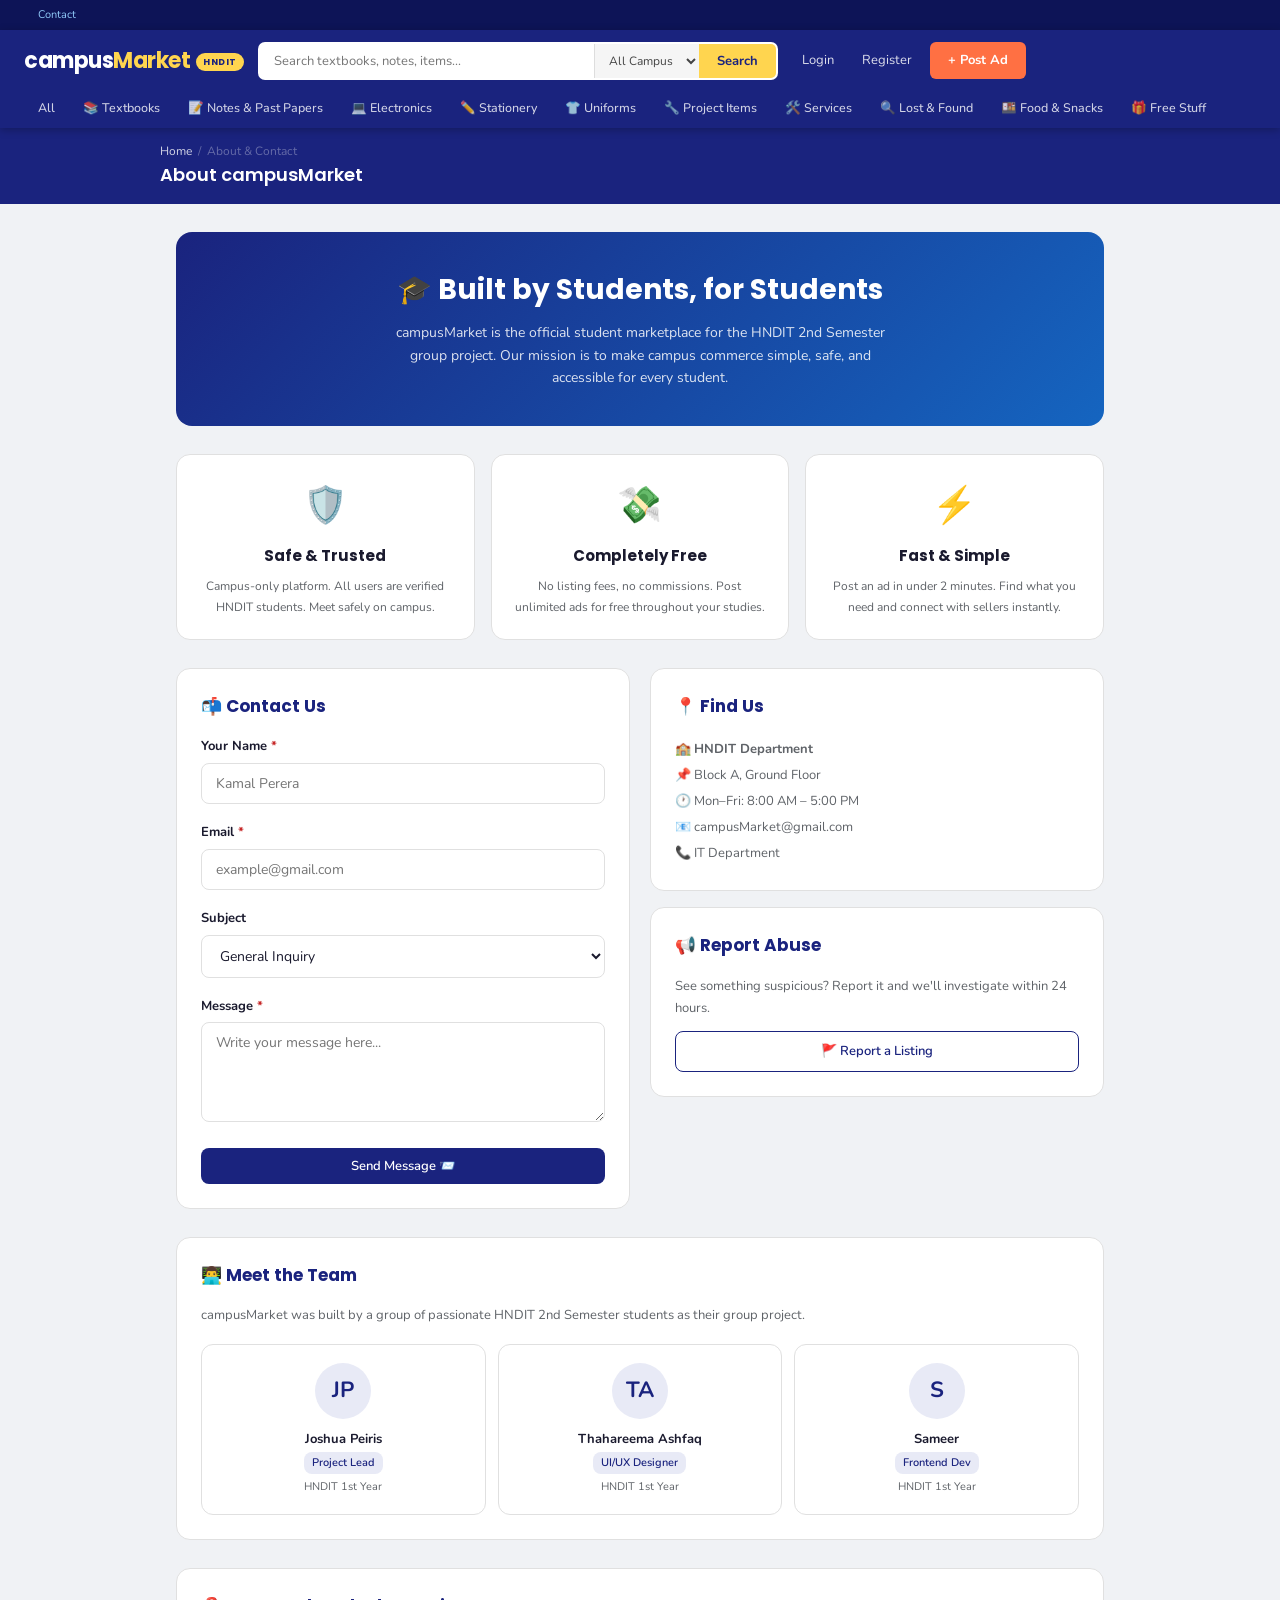
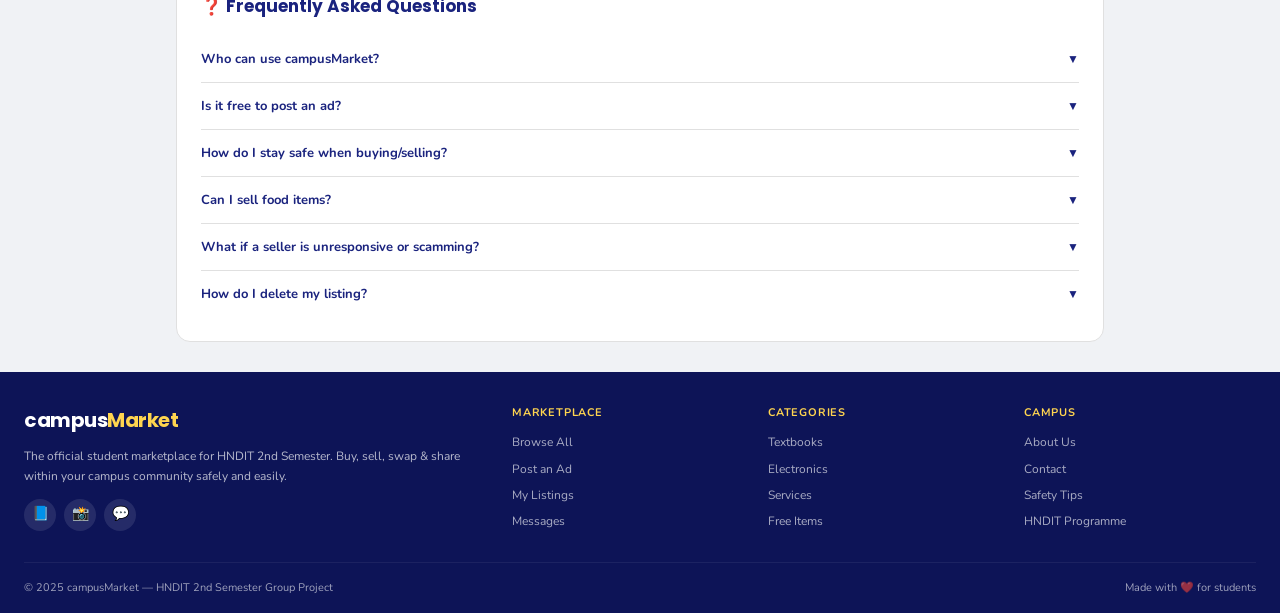
<file: contact.html>
<!DOCTYPE html>
<html lang="en">
<head>
<meta charset="UTF-8"/>
<meta name="viewport" content="width=device-width, initial-scale=1.0"/>
<title>Contact & About — campusMarket</title>
<link rel="icon" type="image" href="favicon.svg">
<link rel="stylesheet" href="style.css"/>
<style>
.about-layout{max-width:960px;margin:28px auto;padding:0 16px}
.about-hero{background:linear-gradient(135deg,var(--primary),#1565c0);color:#fff;border-radius:16px;padding:36px 32px;text-align:center;margin-bottom:28px}
.about-hero h1{font-family:'Poppins',sans-serif;font-size:28px;font-weight:700;margin-bottom:10px}
.about-hero p{font-size:14px;opacity:.85;max-width:500px;margin:0 auto}
.cards-grid{display:grid;grid-template-columns:repeat(3,1fr);gap:16px;margin-bottom:28px}
.info-card{background:var(--card-bg);border:1px solid var(--border);border-radius:14px;padding:22px;text-align:center}
.info-card .ico{font-size:36px;margin-bottom:10px;display:block}
.info-card h3{font-family:'Poppins',sans-serif;font-size:15px;font-weight:700;margin-bottom:8px}
.info-card p{font-size:12px;color:var(--text-muted);line-height:1.7}
.two-col{display:grid;grid-template-columns:1fr 1fr;gap:20px;margin-bottom:28px}
.section-card{background:var(--card-bg);border:1px solid var(--border);border-radius:14px;padding:24px}
.section-card h2{font-family:'Poppins',sans-serif;font-size:17px;font-weight:700;margin-bottom:16px;color:var(--primary);display:flex;align-items:center;gap:8px}
.team-grid{display:grid;grid-template-columns:repeat(3,1fr);gap:12px;margin-bottom:0}
.team-card{background:var(--card-bg);border:1px solid var(--border);border-radius:12px;padding:18px;text-align:center}
.team-avatar{width:56px;height:56px;border-radius:50%;background:#e8eaf6;margin:0 auto 10px;display:flex;align-items:center;justify-content:center;font-size:22px;font-weight:700;color:var(--primary)}
.team-card h4{font-size:13px;font-weight:700;margin-bottom:2px}
.team-card .role{font-size:11px;color:var(--primary);font-weight:600;background:#e8eaf6;padding:2px 8px;border-radius:8px;display:inline-block;margin-bottom:4px}
.team-card .year{font-size:11px;color:var(--text-muted)}
/* FAQ fixed: class-based toggle, no id dependency */
.faq-item{border-bottom:1px solid var(--border);padding:14px 0;cursor:pointer}
.faq-item:last-child{border-bottom:none}
.faq-q{font-weight:700;font-size:13px;display:flex;align-items:center;justify-content:space-between;color:var(--primary);background:none;border:none;width:100%;text-align:left;cursor:pointer;padding:0}
.faq-a{font-size:13px;color:var(--text-muted);margin-top:8px;line-height:1.7;display:none}
.faq-item.open .faq-a{display:block}
.faq-toggle{transition:transform .2s;font-size:12px;flex-shrink:0}
.faq-item.open .faq-toggle{transform:rotate(180deg)}
.success-banner{background:var(--green-light);border:1px solid #a5d6a7;border-radius:10px;padding:14px;font-size:13px;color:var(--green);display:none;margin-bottom:12px}
@media(max-width:700px){.cards-grid,.two-col,.team-grid{grid-template-columns:1fr 1fr}}
@media(max-width:480px){.cards-grid,.two-col,.team-grid{grid-template-columns:1fr}.about-hero{padding:26px 18px}.about-hero h1{font-size:22px}}
</style>
</head>
<body>
<div id="topbar-root"></div>
<div id="header-root"></div>

<div class="page-title-bar">
  <div style="max-width:960px;margin:0 auto;width:100%">
    <div class="breadcrumb"><a href="index.html">Home</a><span>/</span><span>About &amp; Contact</span></div>
    <h1>About campusMarket</h1>
  </div>
</div>

<div class="about-layout">
  <div class="about-hero">
    <h1>🎓 Built by Students, for Students</h1>
    <p>campusMarket is the official student marketplace for the HNDIT 2nd Semester group project. Our mission is to make campus commerce simple, safe, and accessible for every student.</p>
  </div>

  <div class="cards-grid">
    <div class="info-card"><span class="ico">🛡️</span><h3>Safe &amp; Trusted</h3><p>Campus-only platform. All users are verified HNDIT students. Meet safely on campus.</p></div>
    <div class="info-card"><span class="ico">💸</span><h3>Completely Free</h3><p>No listing fees, no commissions. Post unlimited ads for free throughout your studies.</p></div>
    <div class="info-card"><span class="ico">⚡</span><h3>Fast &amp; Simple</h3><p>Post an ad in under 2 minutes. Find what you need and connect with sellers instantly.</p></div>
  </div>

  <div class="two-col">
    <div class="section-card">
      <h2>📬 Contact Us</h2>
      <div class="success-banner" id="contact-success">✅ Message sent! We'll get back to you within 24 hours.</div>
      <div class="form-group"><label>Your Name <span style="color:var(--red)">*</span></label>
        <input type="text" class="form-control" id="c-name" placeholder="Kamal Perera"/></div>
      <div class="form-group"><label>Email <span style="color:var(--red)">*</span></label>
        <input type="email" class="form-control" id="c-email" placeholder="example@gmail.com"/></div>
      <div class="form-group"><label>Subject</label>
        <select class="form-control" id="c-subj">
          <option>General Inquiry</option><option>Report a User</option>
          <option>Technical Issue</option><option>Listing Problem</option><option>Feedback / Suggestion</option>
        </select></div>
      <div class="form-group"><label>Message <span style="color:var(--red)">*</span></label>
        <textarea class="form-control" id="c-msg" rows="4" placeholder="Write your message here..."></textarea></div>
      <button class="btn btn-primary btn-full" onclick="sendContact()">Send Message 📨</button>
    </div>

    <div>
      <div class="section-card" style="margin-bottom:16px">
        <h2>📍 Find Us</h2>
        <div style="font-size:13px;color:var(--text-muted);line-height:2">
          🏫 <strong>HNDIT Department</strong><br>
          📌 Block A, Ground Floor<br>
          🕐 Mon–Fri: 8:00 AM – 5:00 PM<br>
          📧 campusMarket@gmail.com<br>
          📞 IT Department
        </div>
      </div>
      <div class="section-card">
        <h2>📢 Report Abuse</h2>
        <p style="font-size:13px;color:var(--text-muted);line-height:1.7;margin-bottom:12px">See something suspicious? Report it and we'll investigate within 24 hours.</p>
        <a href="mailto:report@campusmarket.lk" class="btn btn-outline btn-full">🚩 Report a Listing</a>
      </div>
    </div>
  </div>

  <div class="section-card" style="margin-bottom:28px">
    <h2>👨‍💻 Meet the Team</h2>
    <p style="font-size:13px;color:var(--text-muted);margin-bottom:18px">campusMarket was built by a group of passionate HNDIT 2nd Semester students as their group project.</p>
    <div class="team-grid">
      <div class="team-card"><div class="team-avatar">JP</div><h4>Joshua Peiris</h4><div class="role">Project Lead</div><div class="year">HNDIT 1st Year</div></div>
      <div class="team-card"><div class="team-avatar">TA</div><h4>Thahareema Ashfaq</h4><div class="role">UI/UX Designer</div><div class="year">HNDIT 1st Year</div></div>
      <div class="team-card"><div class="team-avatar">S</div><h4>Sameer</h4><div class="role">Frontend Dev</div><div class="year">HNDIT 1st Year</div></div>
    </div>
  </div>

  <div class="section-card" style="margin-bottom:28px">
    <h2>❓ Frequently Asked Questions</h2>
    <div id="faq-list">
      <!-- FAQ items: clicking the button toggles the parent div -->
      <div class="faq-item">
        <button class="faq-q" onclick="toggleFaq(this)">
          Who can use campusMarket? <span class="faq-toggle">▼</span>
        </button>
        <div class="faq-a">campusMarket is exclusively for HNDIT students. You must register with your student email to post or contact sellers.</div>
      </div>
      <div class="faq-item">
        <button class="faq-q" onclick="toggleFaq(this)">
          Is it free to post an ad? <span class="faq-toggle">▼</span>
        </button>
        <div class="faq-a">Yes! Posting ads on campusMarket is completely free for all HNDIT students. There are no charges whatsoever.</div>
      </div>
      <div class="faq-item">
        <button class="faq-q" onclick="toggleFaq(this)">
          How do I stay safe when buying/selling? <span class="faq-toggle">▼</span>
        </button>
        <div class="faq-a">Always meet in public campus areas like the library, canteen, or Block A/B corridors. Inspect items before paying. Bring a friend for expensive items and never share your home address.</div>
      </div>
      <div class="faq-item">
        <button class="faq-q" onclick="toggleFaq(this)">
          Can I sell food items? <span class="faq-toggle">▼</span>
        </button>
        <div class="faq-a">Yes! There is a Food &amp; Snacks category. Make sure your food is properly packaged and labeled. Follow campus food safety guidelines.</div>
      </div>
      <div class="faq-item">
        <button class="faq-q" onclick="toggleFaq(this)">
          What if a seller is unresponsive or scamming? <span class="faq-toggle">▼</span>
        </button>
        <div class="faq-a">Use the Report button on any listing or contact our team directly. We will investigate and take action within 24 hours.</div>
      </div>
      <div class="faq-item">
        <button class="faq-q" onclick="toggleFaq(this)">
          How do I delete my listing? <span class="faq-toggle">▼</span>
        </button>
        <div class="faq-a">Go to My Profile → My Listings and click the delete icon on your listing. Sold items can be marked as sold instead.</div>
      </div>
    </div>
  </div>
</div>

<div id="footer-root"></div>
<script src="components.js"></script>
<script>
document.getElementById('topbar-root').innerHTML = renderTopbar();
document.getElementById('header-root').innerHTML = renderHeader();
document.getElementById('footer-root').innerHTML = renderFooter();

// Fixed: toggle using the button's parent element, no id dependency
function toggleFaq(btn) {
  const item = btn.closest('.faq-item');
  item.classList.toggle('open');
}

function sendContact() {
  const name = document.getElementById('c-name').value.trim();
  const email = document.getElementById('c-email').value.trim();
  const msg   = document.getElementById('c-msg').value.trim();
  if (!name || !email || !msg) { alert('Please fill in all required fields.'); return; }
  document.getElementById('contact-success').style.display = 'block';
  document.getElementById('c-name').value = '';
  document.getElementById('c-email').value = '';
  document.getElementById('c-msg').value = '';
}
</script>
</body>
</file>
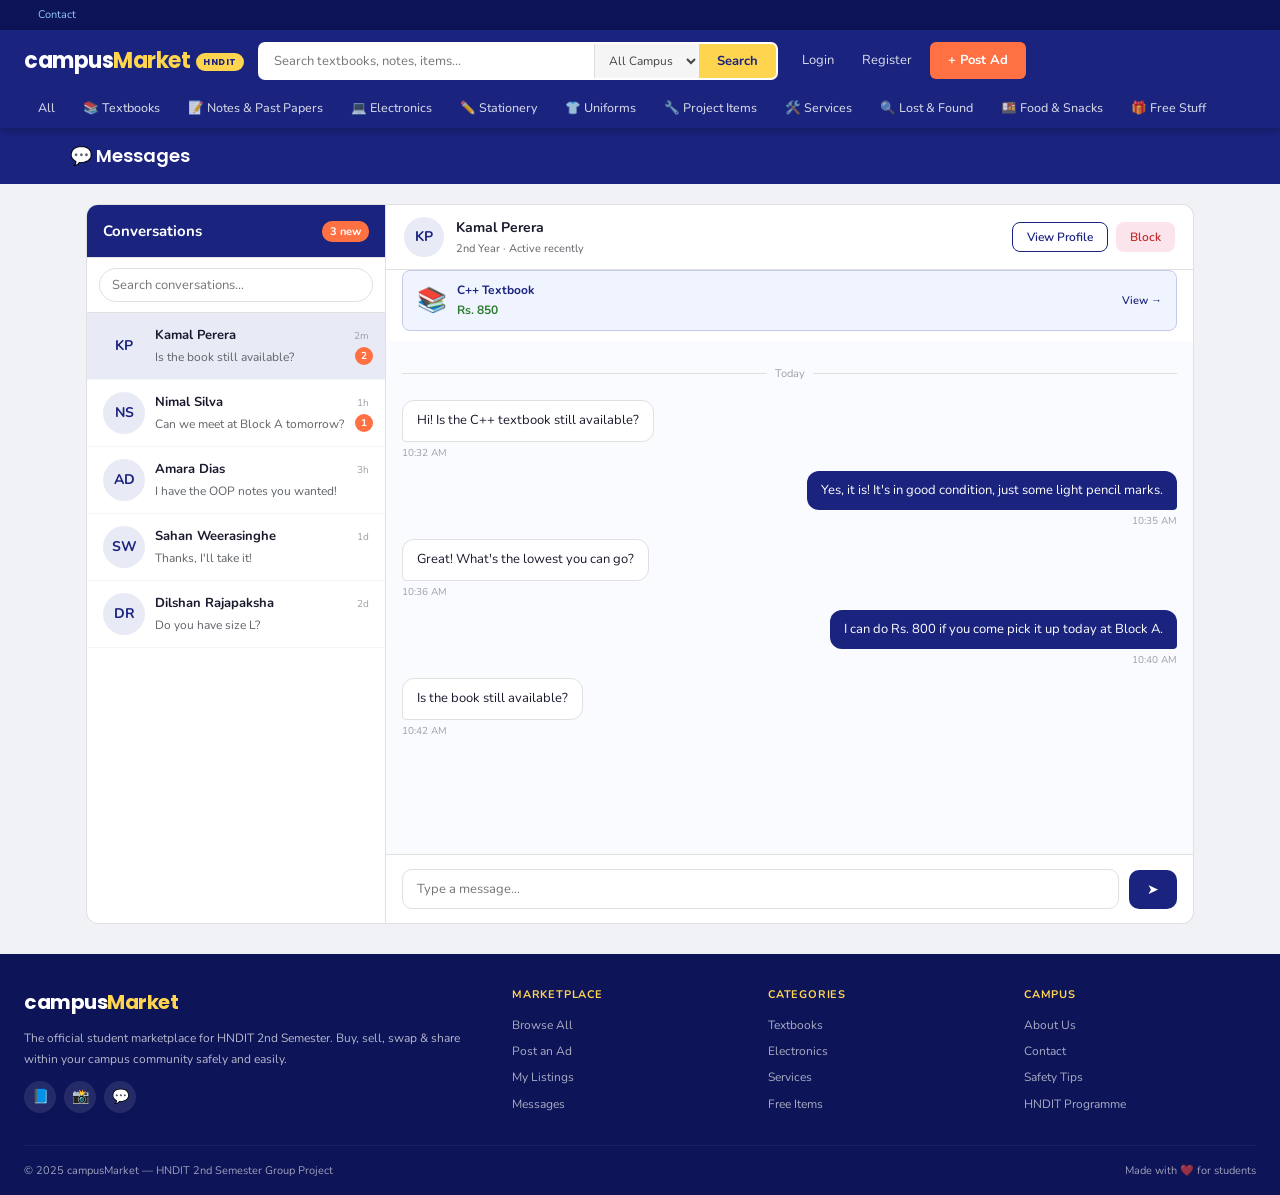
<file: messages.html>
<!DOCTYPE html>
<html lang="en">
<head>
<meta charset="UTF-8"/>
<meta name="viewport" content="width=device-width, initial-scale=1.0"/>
<title>Messages — campusMarket</title>
<link rel="icon" type="image" href="favicon.svg">
<link rel="stylesheet" href="style.css"/>
<style>
.msg-layout{max-width:1140px;margin:20px auto;padding:0 16px;display:grid;grid-template-columns:300px 1fr;gap:0;height:calc(100vh - 180px);min-height:500px}
.convos{background:var(--card-bg);border:1px solid var(--border);border-radius:12px 0 0 12px;overflow:hidden;display:flex;flex-direction:column}
.convos-header{padding:14px 16px;border-bottom:1px solid var(--border);font-weight:700;font-size:15px;background:var(--primary);color:#fff;display:flex;align-items:center;justify-content:space-between}
.convo-search{padding:10px 12px;border-bottom:1px solid var(--border)}
.convo-search input{width:100%;padding:7px 12px;border:1px solid var(--border);border-radius:20px;font-size:13px;outline:none}
.convo-list{overflow-y:auto;flex:1}
.convo-item{display:flex;align-items:center;gap:10px;padding:12px 16px;cursor:pointer;border-bottom:1px solid #f5f5f5;transition:background .15s;position:relative}
.convo-item:hover{background:#f5f7fa}
.convo-item.active{background:#e8eaf6}
.convo-avatar{width:42px;height:42px;border-radius:50%;background:#e8eaf6;display:flex;align-items:center;justify-content:center;font-weight:700;font-size:14px;color:var(--primary);flex-shrink:0}
.convo-info{flex:1;min-width:0}
.convo-name{font-weight:700;font-size:13px;display:flex;align-items:center;justify-content:space-between}
.convo-time{font-size:10px;color:var(--text-light);font-weight:400}
.convo-last{font-size:12px;color:var(--text-muted);overflow:hidden;white-space:nowrap;text-overflow:ellipsis;margin-top:2px}
.convo-item .unread{position:absolute;right:12px;bottom:14px;background:var(--orange);color:#fff;border-radius:10px;font-size:10px;padding:1px 6px;font-weight:700}
.chat-panel{background:var(--card-bg);border:1px solid var(--border);border-left:none;border-radius:0 12px 12px 0;display:flex;flex-direction:column}
.chat-header{padding:12px 18px;border-bottom:1px solid var(--border);display:flex;align-items:center;gap:12px}
.chat-header .avatar{width:40px;height:40px;border-radius:50%;background:#e8eaf6;display:flex;align-items:center;justify-content:center;font-weight:700;font-size:14px;color:var(--primary)}
.chat-header .info .name{font-weight:700;font-size:14px}
.chat-header .info .meta{font-size:11px;color:var(--text-muted)}
.chat-header .actions{margin-left:auto;display:flex;gap:8px}
.listing-ref{background:#f0f4ff;border:1px solid #c5cae9;border-radius:8px;padding:10px 14px;margin:0 16px 10px;display:flex;align-items:center;gap:10px;font-size:12px;cursor:pointer}
.listing-ref .thumb{font-size:24px}
.listing-ref .details .title{font-weight:700;color:var(--primary)}
.listing-ref .details .price{color:var(--green);font-weight:700}
.chat-msgs{flex:1;overflow-y:auto;padding:16px;display:flex;flex-direction:column;gap:10px;background:#fafbff}
.msg{max-width:70%;display:flex;flex-direction:column;gap:3px}
.msg.mine{align-self:flex-end;align-items:flex-end}
.msg.theirs{align-self:flex-start;align-items:flex-start}
.msg .bubble{padding:10px 14px;border-radius:12px;font-size:13px;line-height:1.5}
.msg.mine .bubble{background:var(--primary);color:#fff;border-radius:12px 12px 4px 12px}
.msg.theirs .bubble{background:#fff;border:1px solid var(--border);color:var(--text);border-radius:12px 12px 12px 4px}
.msg .ts{font-size:10px;color:var(--text-light)}
.date-divider{text-align:center;font-size:11px;color:var(--text-light);margin:8px 0;display:flex;align-items:center;gap:8px}
.date-divider::before,.date-divider::after{content:'';flex:1;height:1px;background:var(--border)}
.chat-input{padding:14px 16px;border-top:1px solid var(--border);display:flex;gap:10px;align-items:flex-end}
.chat-input textarea{flex:1;padding:10px 14px;border:1.5px solid var(--border);border-radius:10px;font-size:13px;resize:none;max-height:100px;outline:none;font-family:inherit;transition:border-color .15s}
.chat-input textarea:focus{border-color:var(--primary)}
.chat-input button{padding:10px 18px;background:var(--primary);color:#fff;border:none;border-radius:10px;cursor:pointer;font-size:14px;transition:background .15s}
.chat-input button:hover{background:var(--primary-dark)}
.empty-chat{flex:1;display:flex;flex-direction:column;align-items:center;justify-content:center;color:var(--text-muted);gap:8px}
.empty-chat .ico{font-size:48px}
@media(max-width:700px){.msg-layout{grid-template-columns:1fr}.chat-panel{display:none}}
</style>
</head>
<body>
<div id="topbar-root"></div>
<div id="header-root"></div>

<div class="page-title-bar">
  <div style="max-width:1140px;margin:0 auto;width:100%">
    <h1>💬 Messages</h1>
  </div>
</div>

<div class="msg-layout">
  <div class="convos">
    <div class="convos-header">
      Conversations
      <span style="background:var(--orange);font-size:11px;padding:2px 8px;border-radius:10px">3 new</span>
    </div>
    <div class="convo-search"><input type="text" placeholder="Search conversations..."/></div>
    <div class="convo-list" id="convo-list"></div>
  </div>

  <div class="chat-panel" id="chat-panel">
    <div class="chat-header" id="chat-header">
      <div class="avatar" id="chat-avatar">KP</div>
      <div class="info">
        <div class="name" id="chat-name">Kamal Perera</div>
        <div class="meta" id="chat-meta">2nd Year · Active now</div>
      </div>
      <div class="actions">
        <button class="btn btn-outline btn-sm" onclick="viewProfile()">View Profile</button>
        <button class="btn btn-sm" style="background:#fce4ec;color:#c62828;border:none" onclick="if(confirm('Block this user?'))alert('User blocked.')">Block</button>
      </div>
    </div>

    <div class="listing-ref" id="listing-ref" onclick="window.location='listing-detail.html?id=1'">
      <div class="thumb">📚</div>
      <div class="details">
        <div class="title" id="ref-title">Programming in C++ Textbook</div>
        <div class="price" id="ref-price">Rs. 850</div>
      </div>
      <span style="margin-left:auto;font-size:11px;color:var(--primary);font-weight:600">View →</span>
    </div>

    <div class="chat-msgs" id="chat-msgs"></div>

    <div class="chat-input">
      <textarea id="msg-input" rows="1" placeholder="Type a message..." onkeydown="if(event.key==='Enter'&&!event.shiftKey){event.preventDefault();sendMsg()}"></textarea>
      <button onclick="sendMsg()">➤</button>
    </div>
  </div>
</div>

<div id="footer-root"></div>
<script src="components.js"></script>
<script>
document.getElementById('topbar-root').innerHTML = renderTopbar();
document.getElementById('header-root').innerHTML = renderHeader();
document.getElementById('footer-root').innerHTML = renderFooter();

const CONVOS = [
  { id:1, name:'Kamal Perera', initials:'KP', year:'2nd Year', item:'C++ Textbook', price:'Rs. 850', last:"Is the book still available?", time:'2m', unread:2, listingId:1 },
  { id:2, name:'Nimal Silva', initials:'NS', year:'3rd Year', item:'USB-C Hub', price:'Rs. 2,200', last:"Can we meet at Block A tomorrow?", time:'1h', unread:1, listingId:2 },
  { id:3, name:'Amara Dias', initials:'AD', year:'2nd Year', item:'Past Papers', price:'Swap', last:"I have the OOP notes you wanted!", time:'3h', unread:0, listingId:3 },
  { id:4, name:'Sahan Weerasinghe', initials:'SW', year:'1st Year', item:'Drawing Set', price:'Rs. 550', last:"Thanks, I'll take it!", time:'1d', unread:0, listingId:4 },
  { id:5, name:'Dilshan Rajapaksha', initials:'DR', year:'2nd Year', item:'Batch Hoodie', price:'Rs. 1,400', last:"Do you have size L?", time:'2d', unread:0, listingId:5 },
];

const MSG_HISTORY = {
  1: [
    { mine:false, text:"Hi! Is the C++ textbook still available?", ts:"10:32 AM" },
    { mine:true, text:"Yes, it is! It's in good condition, just some light pencil marks.", ts:"10:35 AM" },
    { mine:false, text:"Great! What's the lowest you can go?", ts:"10:36 AM" },
    { mine:true, text:"I can do Rs. 800 if you come pick it up today at Block A.", ts:"10:40 AM" },
    { mine:false, text:"Is the book still available?", ts:"10:42 AM" },
  ],
  2: [
    { mine:false, text:"Hello, I'm interested in your USB-C Hub.", ts:"9:00 AM" },
    { mine:true, text:"Sure! It's like new, used only 2 months.", ts:"9:05 AM" },
    { mine:false, text:"Can we meet at Block A tomorrow?", ts:"9:08 AM" },
  ],
};

let activeConvo = 1;
function renderConvos() {
  document.getElementById('convo-list').innerHTML = CONVOS.map(c =>
    `<div class="convo-item ${c.id===activeConvo?'active':''}" onclick="openConvo(${c.id})">
      <div class="convo-avatar">${c.initials}</div>
      <div class="convo-info">
        <div class="convo-name">${c.name}<span class="convo-time">${c.time}</span></div>
        <div class="convo-last">${c.last}</div>
      </div>
      ${c.unread?`<span class="unread">${c.unread}</span>`:''}
    </div>`).join('');
}

function openConvo(id) {
  activeConvo = id;
  const c = CONVOS.find(x=>x.id===id);
  document.getElementById('chat-avatar').textContent = c.initials;
  document.getElementById('chat-name').textContent = c.name;
  document.getElementById('chat-meta').textContent = c.year + ' · Active recently';
  document.getElementById('ref-title').textContent = c.item;
  document.getElementById('ref-price').textContent = c.price;
  renderMsgs(id);
  renderConvos();
  CONVOS.find(x=>x.id===id).unread = 0;
}

function renderMsgs(id) {
  const msgs = MSG_HISTORY[id] || [];
  const container = document.getElementById('chat-msgs');
  let html = `<div class="date-divider">Today</div>`;
  msgs.forEach(m => {
    html += `<div class="msg ${m.mine?'mine':'theirs'}">
      <div class="bubble">${m.text}</div>
      <div class="ts">${m.ts}</div>
    </div>`;
  });
  container.innerHTML = html;
  container.scrollTop = container.scrollHeight;
}

function sendMsg() {
  const input = document.getElementById('msg-input');
  const text = input.value.trim();
  if (!text) return;
  const msgs = MSG_HISTORY[activeConvo] = MSG_HISTORY[activeConvo] || [];
  const now = new Date();
  const ts = now.getHours()+':'+(now.getMinutes()<10?'0':'')+now.getMinutes()+' '+(now.getHours()<12?'AM':'PM');
  msgs.push({ mine:true, text, ts });
  CONVOS.find(x=>x.id===activeConvo).last = text;
  input.value = '';
  renderMsgs(activeConvo);
  renderConvos();
  setTimeout(()=>{
    const replies = ["Got it! Let's meet at the library?","Sure, sounds good!","Can you hold it for tomorrow?","Is there any discount?","Perfect, I'll come by in the afternoon."];
    msgs.push({ mine:false, text:replies[Math.floor(Math.random()*replies.length)], ts });
    renderMsgs(activeConvo);
  }, 1500);
}

function viewProfile() {
  window.location.href = 'profile.html';
}

renderConvos();
openConvo(1);
const params = new URLSearchParams(location.search);
if (params.get('to')) {
  document.getElementById('chat-name').textContent = decodeURIComponent(params.get('to'));
}
</script>
</body>
</html>
</file>
<file: style.css>
@import url('https://fonts.googleapis.com/css2?family=Nunito:wght@400;500;600;700;800&family=Poppins:wght@400;500;600;700&display=swap');

:root {
  --primary: #1a237e;
  --primary-dark: #0d1457;
  --primary-light: #283593;
  --accent: #ffd54f;
  --accent-dark: #f9a825;
  --orange: #ff7043;
  --orange-dark: #e64a19;
  --green: #2e7d32;
  --green-light: #e8f5e9;
  --red: #c62828;
  --red-light: #fce4ec;
  --blue-light: #e3f2fd;
  --purple-light: #f3e5f5;
  --purple: #6a1b9a;
  --bg: #f0f2f5;
  --white: #ffffff;
  --card-bg: #ffffff;
  --text: #1a1a2e;
  --text-muted: #5f6368;
  --text-light: #9aa0a6;
  --border: #e0e0e0;
  --shadow: 0 1px 4px rgba(0,0,0,0.1);
  --shadow-md: 0 2px 10px rgba(0,0,0,0.12);
  --radius: 8px;
  --radius-lg: 12px;
}

* { box-sizing: border-box; margin: 0; padding: 0; }

body {
  font-family: 'Nunito', sans-serif;
  background: var(--bg);
  color: var(--text);
  font-size: 14px;
  line-height: 1.6;
}

a { text-decoration: none; color: inherit; }
img { max-width: 100%; }
input, select, textarea, button { font-family: inherit; }

/* ===== TOPBAR ===== */
.topbar {
  background: var(--primary-dark);
  color: rgba(255,255,255,0.8);
  padding: 6px 24px;
  display: flex;
  align-items: center;
  justify-content: space-between;
  font-size: 11px;
}
.topbar a { color: #90caf9; margin-left: 14px; }
.topbar a:hover { color: var(--accent); }

/* ===== HEADER ===== */
.header {
  background: var(--primary);
  padding: 12px 24px 0;
  position: sticky;
  top: 0;
  z-index: 100;
  box-shadow: 0 2px 8px rgba(0,0,0,0.25);
}
.header-top {
  display: flex;
  align-items: center;
  gap: 14px;
  margin-bottom: 10px;
}
.logo {
  font-family: 'Poppins', sans-serif;
  font-size: 22px;
  font-weight: 700;
  color: #fff;
  white-space: nowrap;
  letter-spacing: -0.5px;
}
.logo span.hl { color: var(--accent); }
.logo .badge {
  font-size: 9px;
  background: var(--accent);
  color: var(--primary);
  padding: 2px 7px;
  border-radius: 10px;
  margin-left: 6px;
  font-weight: 700;
  vertical-align: middle;
  letter-spacing: .5px;
}
.search-wrap {
  flex: 1;
  display: flex;
  max-width: 520px;
  border-radius: 7px;
  overflow: hidden;
  border: 2px solid rgba(255,255,255,0.2);
  background: #fff;
}
.search-wrap input {
  flex: 1;
  padding: 8px 14px;
  border: none;
  font-size: 13px;
  outline: none;
  color: #333;
}
.search-wrap select {
  padding: 8px 10px;
  border: none;
  border-left: 1px solid #ddd;
  font-size: 12px;
  background: #f5f5f5;
  color: #444;
  cursor: pointer;
  outline: none;
}
.search-wrap button {
  padding: 8px 18px;
  background: var(--accent);
  color: var(--primary);
  border: none;
  font-weight: 700;
  font-size: 13px;
  cursor: pointer;
  transition: background .15s;
}
.search-wrap button:hover { background: var(--accent-dark); }
.header-actions {
  display: flex;
  align-items: center;
  gap: 8px;
}
.header-actions a {
  color: rgba(255,255,255,0.85);
  font-size: 13px;
  padding: 6px 10px;
  border-radius: 5px;
}
.header-actions a:hover { background: rgba(255,255,255,0.1); }
.btn-post {
  background: var(--orange);
  color: #fff !important;
  padding: 8px 18px !important;
  border-radius: 6px !important;
  font-weight: 700 !important;
  font-size: 13px !important;
  transition: background .15s;
  border: none;
  cursor: pointer;
}
.btn-post:hover { background: var(--orange-dark) !important; }
.nav-bar {
  display: flex;
  gap: 0;
  overflow-x: auto;
  scrollbar-width: none;
}
.nav-bar::-webkit-scrollbar { display: none; }
.nav-bar a {
  color: rgba(255,255,255,0.8);
  font-size: 12.5px;
  padding: 8px 14px;
  white-space: nowrap;
  border-bottom: 2px solid transparent;
  transition: all .15s;
  font-weight: 500;
}
.nav-bar a:hover, .nav-bar a.active {
  color: #fff;
  border-bottom-color: var(--accent);
}

/* ===== BUTTONS ===== */
.btn {
  display: inline-flex;
  align-items: center;
  gap: 6px;
  padding: 9px 20px;
  border-radius: var(--radius);
  font-weight: 600;
  font-size: 13px;
  cursor: pointer;
  transition: all .15s;
  border: none;
}
.btn-primary { background: var(--primary); color: #fff; }
.btn-primary:hover { background: var(--primary-dark); }
.btn-accent { background: var(--accent); color: var(--primary); }
.btn-accent:hover { background: var(--accent-dark); }
.btn-orange { background: var(--orange); color: #fff; }
.btn-orange:hover { background: var(--orange-dark); }
.btn-outline { background: #fff; color: var(--primary); border: 1.5px solid var(--primary); }
.btn-outline:hover { background: var(--primary); color: #fff; }
.btn-sm { padding: 6px 14px; font-size: 12px; }
.btn-full { width: 100%; justify-content: center; }
.btn-green { background: var(--green); color: #fff; }
.btn-green:hover { background: #1b5e20; }

/* ===== BADGES ===== */
.badge {
  display: inline-block;
  font-size: 10px;
  font-weight: 700;
  padding: 2px 8px;
  border-radius: 5px;
  letter-spacing: .3px;
}
.badge-new { background: var(--green-light); color: var(--green); }
.badge-urgent { background: var(--red-light); color: var(--red); }
.badge-swap { background: var(--blue-light); color: #0d47a1; }
.badge-free { background: var(--purple-light); color: var(--purple); }
.badge-wanted { background: #fff3e0; color: #e65100; }
.badge-sold { background: #eeeeee; color: #757575; }

/* ===== CARDS ===== */
.card {
  background: var(--card-bg);
  border-radius: var(--radius-lg);
  box-shadow: var(--shadow);
  border: 1px solid var(--border);
}

/* ===== LISTING CARD ===== */
.listing-card {
  background: var(--card-bg);
  border: 1px solid var(--border);
  border-radius: var(--radius-lg);
  overflow: hidden;
  cursor: pointer;
  transition: box-shadow .2s, transform .2s;
}
.listing-card:hover {
  box-shadow: var(--shadow-md);
  transform: translateY(-2px);
}
.listing-thumb {
  height: 130px;
  background: #f5f5f5;
  display: flex;
  align-items: center;
  justify-content: center;
  font-size: 48px;
  position: relative;
  overflow: hidden;
}
.listing-thumb img { width: 100%; height: 100%; object-fit: cover; }
.listing-fav {
  position: absolute;
  top: 8px;
  right: 8px;
  background: rgba(255,255,255,0.9);
  border: none;
  border-radius: 50%;
  width: 28px;
  height: 28px;
  display: flex;
  align-items: center;
  justify-content: center;
  cursor: pointer;
  font-size: 14px;
  color: #bbb;
  transition: color .15s;
}
.listing-fav:hover, .listing-fav.active { color: #e53935; }
.listing-body { padding: 10px 12px 12px; }
.listing-price {
  font-size: 16px;
  font-weight: 800;
  color: var(--green);
  margin-bottom: 3px;
}
.listing-title {
  font-size: 12.5px;
  color: var(--text);
  margin-bottom: 5px;
  line-height: 1.4;
  display: -webkit-box;
  -webkit-line-clamp: 2;
  -webkit-box-orient: vertical;
  overflow: hidden;
  font-weight: 600;
}
.listing-meta {
  font-size: 11px;
  color: var(--text-light);
  display: flex;
  align-items: center;
  gap: 6px;
}

/* ===== SIDEBAR ===== */
.sidebar-block {
  background: var(--card-bg);
  border: 1px solid var(--border);
  border-radius: var(--radius-lg);
  padding: 14px;
  margin-bottom: 14px;
}
.sidebar-block h4 {
  font-size: 11px;
  font-weight: 700;
  color: var(--text-muted);
  text-transform: uppercase;
  letter-spacing: .8px;
  margin-bottom: 10px;
  padding-bottom: 8px;
  border-bottom: 1px solid var(--border);
}
.cat-item {
  display: flex;
  align-items: center;
  gap: 8px;
  padding: 7px 6px;
  border-radius: 6px;
  font-size: 13px;
  color: var(--text);
  cursor: pointer;
  transition: background .15s;
}
.cat-item:hover, .cat-item.active { background: #e8eaf6; color: var(--primary); }
.cat-item .ico { font-size: 15px; width: 24px; text-align: center; }
.cat-item .cnt {
  margin-left: auto;
  font-size: 10px;
  background: #e8eaf6;
  color: var(--primary);
  padding: 1px 7px;
  border-radius: 9px;
  font-weight: 700;
}
.filter-row { margin-bottom: 10px; }
.filter-row label {
  display: block;
  font-size: 11px;
  font-weight: 700;
  color: var(--text-muted);
  margin-bottom: 5px;
  text-transform: uppercase;
  letter-spacing: .4px;
}
.filter-row input,
.filter-row select {
  width: 100%;
  padding: 7px 10px;
  border: 1px solid var(--border);
  border-radius: 6px;
  font-size: 12px;
  color: var(--text);
  background: #fff;
  outline: none;
  transition: border-color .15s;
}
.filter-row input:focus,
.filter-row select:focus { border-color: var(--primary); }

/* ===== FORMS ===== */
.form-group { margin-bottom: 18px; }
.form-group label {
  display: block;
  font-size: 13px;
  font-weight: 700;
  color: var(--text);
  margin-bottom: 6px;
}
.form-group label span { color: var(--red); }
.form-control {
  width: 100%;
  padding: 10px 14px;
  border: 1.5px solid var(--border);
  border-radius: var(--radius);
  font-size: 14px;
  color: var(--text);
  background: #fff;
  outline: none;
  transition: border-color .2s, box-shadow .2s;
  font-family: inherit;
}
.form-control:focus {
  border-color: var(--primary);
  box-shadow: 0 0 0 3px rgba(26,35,126,0.08);
}
.form-control.error { border-color: var(--red); }
textarea.form-control { resize: vertical; min-height: 100px; }
.input-icon { position: relative; }
.input-icon .form-control { padding-left: 40px; }
.input-icon .icon {
  position: absolute;
  left: 12px;
  top: 50%;
  transform: translateY(-50%);
  font-size: 16px;
  color: var(--text-muted);
}
.form-hint { font-size: 11px; color: var(--text-muted); margin-top: 4px; }
.form-error { font-size: 11px; color: var(--red); margin-top: 4px; display: none; }

/* ===== SECTION HEADERS ===== */
.section-hd {
  display: flex;
  align-items: center;
  justify-content: space-between;
  margin-bottom: 14px;
}
.section-hd h2 {
  font-family: 'Poppins', sans-serif;
  font-size: 16px;
  font-weight: 700;
  color: var(--text);
  display: flex;
  align-items: center;
  gap: 8px;
}
.section-hd a { font-size: 12px; color: var(--primary); font-weight: 600; }
.section-hd a:hover { text-decoration: underline; }

/* ===== FOOTER ===== */
.footer {
  background: var(--primary-dark);
  color: #fff;
  padding: 32px 24px 16px;
  margin-top: 30px;
}
.footer-grid {
  display: grid;
  grid-template-columns: 2fr 1fr 1fr 1fr;
  gap: 24px;
  margin-bottom: 24px;
}
.footer-brand .logo { font-size: 20px; margin-bottom: 10px; }
.footer-brand p {
  font-size: 12px;
  opacity: .7;
  line-height: 1.7;
  margin-bottom: 12px;
}
.footer-social { display: flex; gap: 8px; }
.footer-social a {
  width: 32px;
  height: 32px;
  background: rgba(255,255,255,0.1);
  border-radius: 50%;
  display: flex;
  align-items: center;
  justify-content: center;
  font-size: 14px;
  transition: background .15s;
}
.footer-social a:hover { background: var(--accent); }
.footer-col h5 {
  font-size: 11px;
  font-weight: 700;
  letter-spacing: .8px;
  text-transform: uppercase;
  color: var(--accent);
  margin-bottom: 12px;
}
.footer-col a {
  display: block;
  font-size: 12px;
  color: rgba(255,255,255,.65);
  margin-bottom: 7px;
  transition: color .15s;
}
.footer-col a:hover { color: #fff; }
.footer-bottom {
  border-top: 1px solid rgba(255,255,255,.1);
  padding-top: 16px;
  display: flex;
  align-items: center;
  justify-content: space-between;
  font-size: 11px;
  opacity: .6;
}

/* ===== ALERT STRIPS ===== */
.alert {
  display: flex;
  align-items: center;
  gap: 10px;
  padding: 12px 16px;
  border-radius: var(--radius);
  font-size: 13px;
  margin-bottom: 16px;
}
.alert-info { background: #e3f2fd; color: #0d47a1; border: 1px solid #bbdefb; }
.alert-success { background: var(--green-light); color: var(--green); border: 1px solid #a5d6a7; }
.alert-warning { background: #fff3e0; color: #e65100; border: 1px solid #ffe0b2; }

/* ===== PAGE TITLE ===== */
.page-title-bar {
  background: var(--primary);
  color: #fff;
  padding: 14px 24px;
  display: flex;
  align-items: center;
  gap: 10px;
}
.page-title-bar h1 {
  font-family: 'Poppins', sans-serif;
  font-size: 18px;
  font-weight: 600;
}
.breadcrumb {
  font-size: 12px;
  color: rgba(255,255,255,.65);
  display: flex;
  gap: 6px;
  align-items: center;
}
.breadcrumb a { color: rgba(255,255,255,.8); }
.breadcrumb a:hover { color: var(--accent); }
.breadcrumb span { opacity: .5; }

/* ===== UTILITIES ===== */
.container { max-width: 1140px; margin: 0 auto; padding: 0 16px; }
.flex { display: flex; }
.gap-8 { gap: 8px; }
.gap-12 { gap: 12px; }
.mt-8 { margin-top: 8px; }
.mt-16 { margin-top: 16px; }
.text-center { text-align: center; }
.text-muted { color: var(--text-muted); }
.fw-bold { font-weight: 700; }
.divider { border: none; border-top: 1px solid var(--border); margin: 16px 0; }

/* ===================================================
   MOBILE / PHONE BROWSER COMPATIBILITY
   Breakpoints: 700px (tablet/small-laptop) and 480px (phones)
   =================================================== */

/* Prevent iOS Safari from auto-zooming into inputs (needs >=16px font) */
@media (max-width: 700px) {
  input, select, textarea, .form-control { font-size: 16px !important; }
}

/* ---- Header & search: stack instead of squeezing into one row ---- */
@media (max-width: 700px) {
  .header { padding: 10px 14px 0; }
  .header-top { flex-wrap: wrap; gap: 10px; }
  .logo { font-size: 18px; }
  .search-wrap { order: 3; max-width: 100%; width: 100%; flex-basis: 100%; }
  .header-actions { gap: 6px; margin-left: auto; }
  .header-actions a { font-size: 12px; padding: 6px 8px; }
  .btn-post { padding: 6px 12px !important; font-size: 12px !important; }
  .nav-bar a { font-size: 11.5px; padding: 8px 10px; }
}
@media (max-width: 480px) {
  .search-wrap { flex-wrap: wrap; overflow: visible; border-radius: 10px; }
  .search-wrap input { flex: 1 1 100%; min-width: 0; }
  .search-wrap select { flex: 1; min-width: 0; }
  .search-wrap button { flex-shrink: 0; }
}

/* ---- Hero section ---- */
@media (max-width: 700px) {
  .hero-stats { flex-wrap: wrap; gap: 14px 20px; }
  .hero-ctas { width: 100%; }
  .hero-ctas .btn { flex: 1; justify-content: center; }
}
@media (max-width: 480px) {
  .hero-stats { justify-content: space-between; }
  .stat-item { flex: 1 1 40%; }
}

/* ---- Generic two-column form rows & grids used across pages ---- */
@media (max-width: 600px) {
  .row2 { grid-template-columns: 1fr; }
  .price-type-grid { grid-template-columns: repeat(2, 1fr); }
  .footer-grid { grid-template-columns: 1fr 1fr; gap: 20px 16px; }
}
@media (max-width: 420px) {
  .footer-grid { grid-template-columns: 1fr; }
  .footer-bottom { flex-direction: column; gap: 8px; text-align: center; }
}

/* ---- Post-ad / profile / listing-detail side-by-side layouts ---- */
@media (max-width: 700px) {
  .post-layout, .profile-layout { grid-template-columns: 1fr !important; }
  .step-indicator { flex-wrap: wrap; }
  .nav-btns { flex-wrap: wrap; }
  .nav-btns .btn { flex: 1; min-width: 120px; justify-content: center; }
}

/* ---- Stat rows (seller card, profile card) stay 3-up but shrink gracefully ---- */
@media (max-width: 480px) {
  .seller-stats, .profile-stats { gap: 4px; }
  .s-stat .num, .p-stat .num { font-size: 15px; }
  .s-stat .lbl, .p-stat .lbl { font-size: 10px; }
}

/* ---- Listing grids: allow smaller cards so 2 columns fit on narrow phones ---- */
@media (max-width: 480px) {
  .listings-grid { grid-template-columns: repeat(auto-fill, minmax(135px, 1fr)) !important; gap: 8px !important; }
  .related-grid { grid-template-columns: repeat(auto-fill, minmax(120px, 1fr)) !important; }
  .quick-cats { grid-template-columns: repeat(auto-fill, minmax(75px, 1fr)) !important; }
}

/* ---- Listing detail gallery/thumbs shrink so they don't dominate the screen ---- */
@media (max-width: 480px) {
  .img-gallery { height: 220px; font-size: 70px; }
  .thumb { width: 52px; height: 52px; }
}

/* ---- Tables (e.g. ad detail table) scroll horizontally instead of squashing ---- */
@media (max-width: 480px) {
  table { display: block; overflow-x: auto; white-space: nowrap; }
}

/* ---- Messages page: list-only view already applied at 700px; tighten padding ---- */
@media (max-width: 480px) {
  .msg-layout { height: calc(100vh - 140px); }
  .convo-item { padding: 10px 12px; }
}

/* ---- General spacing tightening on small phones ---- */
@media (max-width: 480px) {
  .container { padding: 0 12px; }
  .page-title-bar { padding: 12px 14px; }
  .section-hd h2 { font-size: 14px; }
}
</file>
